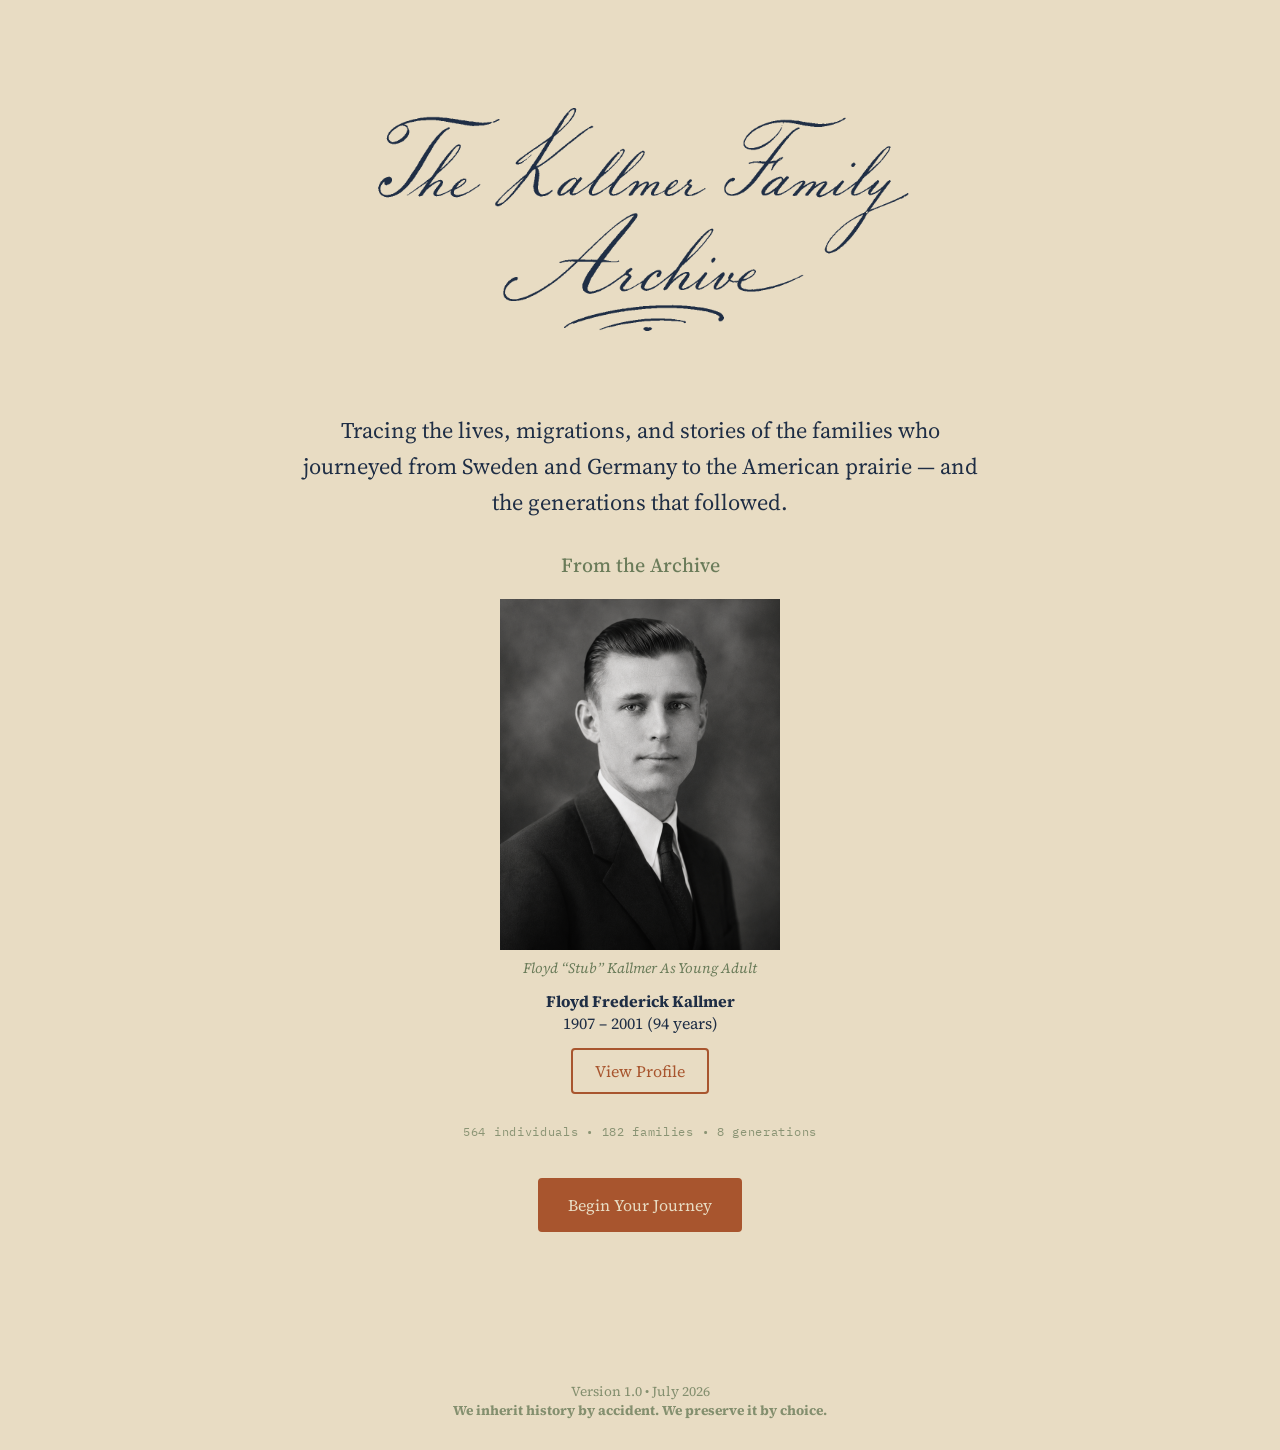
<file: index.html>
<!DOCTYPE html>
<html lang="en">

<head>
    <meta charset="UTF-8">
    <meta name="viewport" content="width=device-width, initial-scale=1.0">
    <title>The Kallmer Family Archive</title>

    <meta
        name="description"
        content="Explore the people, relationships, migrations, photographs, and stories preserved in the Kallmer Family Archive."
    >

    <meta property="og:title" content="The Kallmer Family Archive">
    <meta
        property="og:description"
        content="Explore the people, relationships, migrations, photographs, and stories preserved in the Kallmer Family Archive."
    >
    <meta property="og:type" content="website">
    <meta property="og:url" content="https://ticotexas.github.io/kallmer-family-tree/">
    <meta property="og:image" content="https://ticotexas.github.io/kallmer-family-tree/images/kallmer-archive-logo.png">
    <meta
        property="og:image:alt"
        content="The Kallmer Family Archive"
    >

    <meta name="twitter:card" content="summary_large_image">
    <meta name="twitter:title" content="The Kallmer Family Archive">
    <meta
        name="twitter:description"
        content="Explore the people, relationships, migrations, photographs, and stories preserved in the Kallmer Family Archive."
    >
    <meta name="twitter:image" content="https://ticotexas.github.io/kallmer-family-tree/images/kallmer-archive-logo.png">
    <meta
        name="twitter:image:alt"
        content="The Kallmer Family Archive"
    >

    <link rel="icon" href="favicon.ico" sizes="any">
    <link rel="icon" type="image/png" href="favicon.png">

    <link rel="preconnect" href="https://fonts.googleapis.com">
    <link rel="preconnect" href="https://fonts.gstatic.com" crossorigin>

    <link
        href="https://fonts.googleapis.com/css2?family=Fraunces:wght@400;600&family=IBM+Plex+Mono:wght@400&family=Source+Serif+4:wght@400;500&display=swap"
        rel="stylesheet">

    <link rel="stylesheet" href="css/tokens.css">

    <style>
        body {
            margin: 0;
            background: var(--prairie-wheat);
            color: var(--ledger-ink);
            font-family: "Source Serif 4", serif;
        }

        .hero {
            max-width: 900px;
            margin: 0 auto;
            padding: 30px 30px 70px;
            text-align: center;
        }

        .visually-hidden {
            position: absolute;
            width: 1px;
            height: 1px;
            padding: 0;
            margin: -1px;
            overflow: hidden;
            clip: rect(0, 0, 0, 0);
            white-space: nowrap;
            border: 0;
        }

        h1 {
            font-family: "Fraunces", serif;
            font-size: 4rem;
            margin-bottom: 20px;
        }

        .tagline {
            font-size: 1.4rem;
            line-height: 1.6;
            max-width: 700px;
            margin: 0 auto 30px auto;
        }

        .stats {
            font-family: "IBM Plex Mono", monospace;
            margin-top: 15px;
            margin-bottom: 30px;
            color: var(--prairie-sage);
        }

        .button {
            display: inline-block;
            text-decoration: none;
            padding: 14px 28px;
            border: 2px solid var(--homestead-clay);
            background: var(--homestead-clay);
            color: var(--prairie-wheat);
            border-radius: 4px;
            transition: 0.2s;
        }

        .button:hover {
            background: transparent;
            color: var(--homestead-clay);
        }

        .featured-profile-button {
            display: inline-block;
            margin-top: 14px;
            padding: 10px 22px;
            border: 2px solid var(--homestead-clay);
            color: var(--homestead-clay);
            text-decoration: none;
            border-radius: 4px;
            transition: 0.2s;
        }

        .featured-profile-button:hover {
            background: var(--homestead-clay);
            color: white;
        }

        footer {
            margin-top: 100px;
            text-align: center;
            color: var(--prairie-sage);
            font-size: 0.9rem;
        }

        .archive-logo {
            max-width: 560px;
            width: 100%;
            margin: 0 auto 5px;
        }

        .featured-person-image {
            max-width: 280px;
            margin: 20px auto 12px;
        }

        .featured-exhibit-placeholder {
            width: 180px;
            height: 235px;
            margin: 20px auto 14px;
            display: flex;
            align-items: center;
            justify-content: center;
            border: 1px solid rgba(176, 141, 63, 0.38);
            border-radius: 6px;
            background:
                linear-gradient(
                    135deg,
                    rgba(255, 250, 240, 0.34),
                    rgba(31, 46, 69, 0.035)
                );
            box-shadow:
                inset 0 0 0 6px rgba(255, 250, 240, 0.18),
                inset 0 0 0 25px rgba(255, 255, 255, 0.055);
        }

        .featured-exhibit-placeholder-label {
            color: rgba(107, 124, 90, 0.2);
            font-family: "IBM Plex Mono", monospace;
            font-size: 0.58rem;
            line-height: 1.55;
            letter-spacing: 0.16em;
            text-align: center;
            text-transform: uppercase;
        }

        .archive-loading-label {
            color: var(--prairie-sage);
            font-family: "IBM Plex Mono", monospace;
            font-size: 0.82rem;
            letter-spacing: 0.06em;
        }

        .archive-stats-loading {
            min-height: 2.1em;
            margin-top: 0.75rem;
            font-size: 0.72rem;
            opacity: 0.75;
        }

        .featured-person-image img {
            width: 100%;
            height: auto;
            display: block;
        }

        .featured-person {
            margin-bottom: 30px;
        }

        .featured-person h2 {
            font-size: 1.25rem;
            font-weight: 500;
            margin-bottom: 18px;
            color: var(--prairie-sage);
        }

        .featured-person-caption {
            margin-top: 8px;
            font-size: 0.9rem;
            font-style: italic;
            color: var(--prairie-sage);
        }

        @media (max-width: 700px) {
            .archive-logo {
                max-width: 95%;
            }
        }

        .site-footer {
            margin-top: 80px;
            margin-bottom: 30px;
            text-align: center;
            color: var(--prairie-sage);
            font-size: 0.85rem;
            opacity: 0.8;
        }
    </style>
</head>

<body>

    <main class="hero">

        <h1 class="visually-hidden">The Kallmer Family Archive</h1>

        <img src="images/kallmer-archive-logo.png" alt="The Kallmer Family Archive" class="archive-logo">

        <p class="tagline">
            Tracing the lives, migrations, and stories of the families who journeyed from Sweden and Germany to the
            American prairie — and the generations that followed.
        </p>

        <section class="featured-person" id="featured-person">
            <h2>From the Archive</h2>
            <div id="featured-person-image">
                <div
                    class="featured-exhibit-placeholder"
                    aria-hidden="true"
                >
                    <span class="featured-exhibit-placeholder-label">
                        Featured<br>Exhibit
                    </span>
                </div>
            </div>
            <div
                id="featured-person-content"
                class="archive-loading-label"
                role="status"
                aria-live="polite"
            >
                Preparing Featured Exhibit
            </div>
        </section>

        <div
            class="stats archive-loading-label archive-stats-loading"
            id="archive-stats"
            role="status"
            aria-live="polite"
        >
            Retrieving archival records…
        </div>

        <a href="tree.html" class="button">
            Begin Your Journey
        </a>

    </main>

    <footer class="site-footer">
        <div>Version 1.0 • July 2026</div>
        <div><strong>We inherit history by accident. We preserve it by choice.</strong></div>
    </footer>



    <script src="js/archive-dates.js"></script>

    <script>
        const featuredPersonId = "I0013";

        fetch("public-data/family.json?v=" + Date.now())
            .then(response => response.json())
            .then(data => {
                const peopleCount = data.people.length;
                const familyCount = data.families.length;

                document.getElementById("archive-stats").textContent =
                    `${peopleCount} individuals • ${familyCount} families • 8 generations`;

                const featuredPerson = data.people.find(
                    person => person.id === featuredPersonId
                );

                if (featuredPerson) {
                    const archiveDates = new ArchiveDates();
                    const featuredPersonImage =
                        document.getElementById("featured-person-image");
                    const featuredPersonContent =
                        document.getElementById("featured-person-content");

                    featuredPersonImage.innerHTML = "";
                    featuredPersonContent.classList.remove(
                        "archive-loading-label"
                    );

                    const birthYear = archiveDates.extractYear(featuredPerson.birth);
                    const deathYear = archiveDates.extractYear(featuredPerson.death);

                    const age =
                        birthYear !== null && deathYear !== null
                            ? deathYear - birthYear
                            : null;

                    featuredPersonContent.innerHTML =
                        `<strong>${featuredPerson.name}</strong><br>
                         ${birthYear}${deathYear ? " – " + deathYear : ""}${age ? " (" + age + " years)" : ""}<br>
                         <a class="featured-profile-button" href="tree.html?person=${featuredPerson.id}">View Profile</a>`;

                    fetch("photos/index.json?v=" + Date.now())
                        .then(response => response.json())
                        .then(photoFolders => {
                            const folder = photoFolders[featuredPerson.id];

                            if (!folder) {
                                return;
                            }

                            return fetch(`photos/${folder}/index.json?v=${Date.now()}`)
                                .then(response => response.json())
                                .then(photos => {
                                    const portrait =
                                        photos.find(photo => photo.file === "portrait.png") ||
                                        photos[0];

                                    if (!portrait) {
                                        return;
                                    }

                                    document.getElementById("featured-person-image").innerHTML =
                                        `<div class="featured-person-image">
                                             <img src="photos/${folder}/${portrait.file}"
                                                  alt="${portrait.alt || featuredPerson.name}">
                                             ${portrait.caption ? `<div class="featured-person-caption">${portrait.caption}</div>` : ""}
                                         </div>`;
                                });
                        })
                        .catch(() => {});
                }
            })
            .catch(() => {
                document.getElementById("archive-stats").textContent =
                    "Family archive in progress";
            });
    </script>

</body>

</html>
</file>
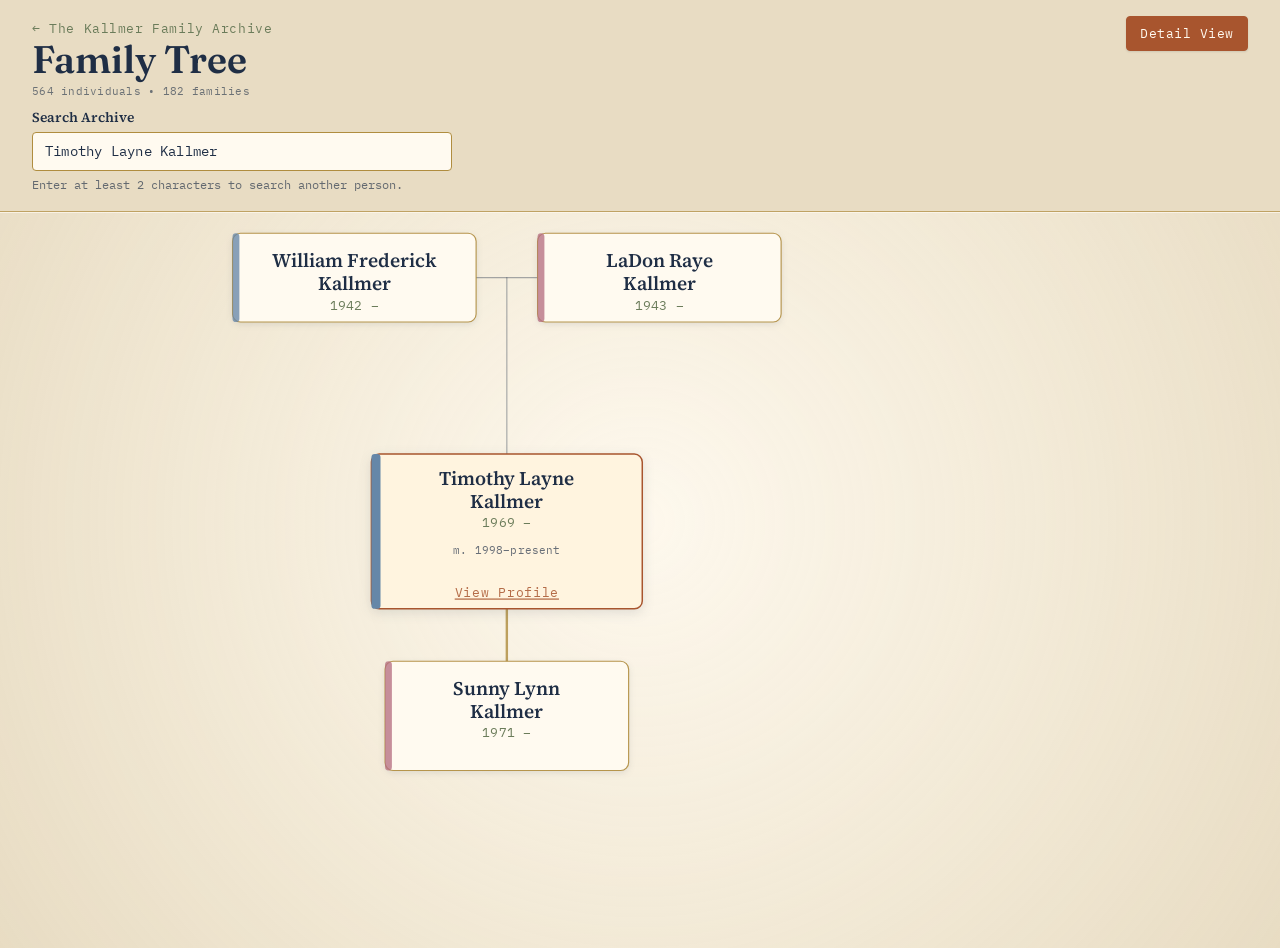
<file: family-tree.html>
<!doctype html>
<html lang="en">

<head>
  <meta charset="UTF-8">
  <meta name="viewport" content="width=device-width, initial-scale=1.0">

  <title>Interactive Family Tree | The Kallmer Family Archive</title>

  <meta
    name="description"
    content="Explore generations of the Kallmer family through an interactive family tree."
  >

  <meta
    property="og:title"
    content="Interactive Family Tree | The Kallmer Family Archive"
  >
  <meta
    property="og:description"
    content="Explore generations of the Kallmer family through an interactive family tree."
  >
  <meta property="og:type" content="website">
  <meta
    property="og:url"
    content="https://ticotexas.github.io/kallmer-family-tree/family-tree.html"
  >
  <meta property="og:image" content="https://ticotexas.github.io/kallmer-family-tree/images/kallmer-archive-logo.png">
  <meta
    property="og:image:alt"
    content="The Kallmer Family Archive"
  >

  <meta name="twitter:card" content="summary_large_image">
  <meta
    name="twitter:title"
    content="Interactive Family Tree | The Kallmer Family Archive"
  >
  <meta
    name="twitter:description"
    content="Explore generations of the Kallmer family through an interactive family tree."
  >
  <meta name="twitter:image" content="https://ticotexas.github.io/kallmer-family-tree/images/kallmer-archive-logo.png">
  <meta
    name="twitter:image:alt"
    content="The Kallmer Family Archive"
  >

  <link rel="icon" href="favicon.ico" sizes="any">
  <link rel="icon" type="image/png" href="favicon.png">

  <link rel="preconnect" href="https://fonts.googleapis.com">
  <link rel="preconnect" href="https://fonts.gstatic.com" crossorigin>
  <link
    href="https://fonts.googleapis.com/css2?family=Fraunces:wght@400;600&family=IBM+Plex+Mono:wght@400&family=Source+Serif+4:wght@400;500;600&display=swap"
    rel="stylesheet">

  <link rel="stylesheet" href="css/tokens.css">
  <link rel="stylesheet" href="css/family-tree.css">
  <link rel="stylesheet" href="css/archive-search.css">
</head>

<body>
  <header class="site-header">
    <div class="header-main">
      <a class="archive-link" href="index.html">
        ← The Kallmer Family Archive
      </a>

      <h1>Family Tree</h1>

      <div id="search-area">
        <label for="person-search" class="search-label">Search Archive</label>

        <div class="search-control">
          <input
            type="text"
            id="person-search"
            aria-describedby="person-search-help"
            placeholder="Search for a person..."
            autocomplete="off"
          >
          <div id="search-results"></div>
        </div>

        <div id="person-search-help" class="search-help">
          Enter at least 2 characters to search another person.
        </div>
      </div>
    </div>

    <a class="pedigree-link" href="tree.html">
      Detail View
    </a>
  </header>

  <main class="tree-page">
    <div class="tree-status" id="tree-status">
      Loading family archive…
    </div>

    <svg id="family-tree" class="family-tree" role="img" aria-labelledby="tree-title tree-description">
      <title id="tree-title">Interactive Kallmer family tree</title>
      <desc id="tree-description">
        A relationship-centered view of the Kallmer family archive.
      </desc>

      <g id="tree-stage"></g>
    </svg>
  </main>

  <script src="js/archive-data.js"></script>
  <script src="js/archive-relationships.js"></script>
  <script src="js/archive-dates.js"></script>
  <script src="js/archive-search.js"></script>
  <script src="js/family-tree.js"></script>
</body>

</html>
</file>
<file: css/tokens.css>
/*
 * Kallmer Family Archive
 * Shared visual design tokens.
 */

:root {
  --ledger-ink: #1f2e45;
  --prairie-wheat: #e8dcc3;
  --homestead-clay: #a8552e;
  --prairie-sage: #6b7c5a;
  --brass: #b08d3f;
  --paper: #fffaf0;
}
</file>
<file: css/family-tree.css>
/* Interactive Family Tree — Phase 4 starting point */

:root {
  --canvas: #f5eddb;

  /* Muted archival gender accents */
  --male-accent: #6687a8;
  --female-accent: #b66f82;
  --neutral-accent: #8b927f;
  --unknown-accent: #aaa38f;
}

* {
  box-sizing: border-box;
}

html,
body {
  width: 100%;
  min-height: 100%;
  margin: 0;
}

body {
  overflow: hidden;
  color: var(--ledger-ink);
  background: var(--prairie-wheat);
  font-family: "Source Serif 4", Georgia, serif;
}

.site-header {
  min-height: 164px;
  padding: 16px 32px 18px;
  display: flex;
  align-items: flex-start;
  justify-content: space-between;
  gap: 24px;
  border-bottom: 1px solid rgba(176, 141, 63, 0.72);
  background: var(--prairie-wheat);
}

.site-header > div {
  min-width: 0;
}

.archive-link {
  display: inline-block;
  margin-bottom: 3px;
  color: var(--prairie-sage);
  font-family: "IBM Plex Mono", monospace;
  font-size: 13px;
  letter-spacing: 0.045em;
  text-decoration: none;
}

.archive-link:hover,
.archive-link:focus-visible {
  color: var(--homestead-clay);
}

.archive-link:hover,
.archive-link:focus-visible {
  color: var(--homestead-clay);
}

.site-header h1 {
  margin: 0;
  color: var(--ledger-ink);
  font-family: "Fraunces", Georgia, serif;
  font-size: clamp(30px, 3vw, 42px);
  font-weight: 600;
  line-height: 1.04;
}

.tree-status,
.header-tree-status {
  margin-top: 4px;
  padding-left: 0;
  color: rgba(31, 46, 69, 0.62);
  font-family: "IBM Plex Mono", monospace;
  font-size: 10.5px;
  letter-spacing: 0.025em;
}

.pedigree-link {
  flex: 0 0 auto;
  padding: 8px 13px;
  border: 1px solid var(--homestead-clay);
  border-radius: 4px;
  background: var(--homestead-clay);
  color: var(--paper);
  font-family: "IBM Plex Mono", monospace;
  font-size: 0.82rem;
  letter-spacing: 0.04em;
  text-decoration: none;
  box-shadow: 0 1px 2px rgba(31, 46, 69, 0.12);
  transition:
    filter 120ms ease,
    transform 120ms ease,
    box-shadow 120ms ease;
}

.pedigree-link:hover,
.pedigree-link:focus-visible {
  color: var(--paper);
  filter: brightness(0.92);
  transform: translateY(-1px);
  box-shadow: 0 3px 7px rgba(31, 46, 69, 0.17);
}

.pedigree-link:focus-visible {
  outline: 2px solid var(--ledger-ink);
  outline-offset: 3px;
}

.tree-page {
  position: relative;
  height: calc(100vh - 164px);
  min-height: 480px;
  padding: 18px 0 0;
  overflow: hidden;
  background:
    radial-gradient(circle at 50% 42%, rgba(255, 250, 240, 0.95), rgba(245, 237, 219, 0.78) 56%, rgba(232, 220, 195, 0.94) 100%);
  border-top: 1px solid rgba(255, 250, 240, 0.74);
}

.family-tree {
  display: block;
  width: 100%;
  height: 100%;
  overflow: visible;
  touch-action: none;
  user-select: none;
}

#tree-stage {
  opacity: 1;
  transition: opacity 170ms ease;
}

#tree-stage.tree-stage-exiting,
#tree-stage.tree-stage-entering {
  opacity: 0.38;
}

.person-card-group {
  cursor: pointer;
  outline: none;
}

.person-card {
  fill: var(--paper);
  stroke: rgba(176, 141, 63, 0.92);
  stroke-width: 1;
  filter: drop-shadow(0 2px 3px rgba(31, 46, 69, 0.10));
  transition:
    fill 150ms ease,
    stroke 150ms ease,
    filter 150ms ease;
}

.person-card-group:hover .person-card,
.person-card-group:focus .person-card {
  fill: #fff4df;
  stroke: var(--homestead-clay);
  filter: drop-shadow(0 4px 7px rgba(31, 46, 69, 0.15));
}

.selected-person-card {
  fill: #fff4df;
  stroke: var(--homestead-clay);
  stroke-width: 1.3;
  filter: drop-shadow(0 3px 5px rgba(31, 46, 69, 0.12));
}

.person-card-accent {
  opacity: 0.78;
}

.male-person-accent {
  fill: var(--male-accent);
}

.female-person-accent {
  fill: var(--female-accent);
}

.neutral-person-accent {
  fill: var(--neutral-accent);
}

.selected-person-accent {
  opacity: 1;
}

.person-name {
  fill: var(--ledger-ink);
  font-family: "Source Serif 4", Georgia, serif;
  font-size: 17px;
  font-weight: 600;
  line-height: 1.15;
  text-anchor: middle;
}

.long-person-name {
  font-size: 15.5px;
}

.person-dates {
  fill: var(--prairie-sage);
  font-family: "IBM Plex Mono", monospace;
  font-size: 11.5px;
  font-weight: 400;
  letter-spacing: 0.02em;
  text-anchor: middle;
}

.person-relationship {
  fill: rgba(31, 46, 69, 0.68);
  font-family: "IBM Plex Mono", monospace;
  font-size: 9.5px;
  font-weight: 400;
  letter-spacing: 0.015em;
  text-anchor: middle;
}

.person-role,
.person-id {
  display: none;
}

.profile-link-hitbox {
  fill: transparent;
}

.profile-link-text {
  fill: rgba(168, 85, 46, 0.86);
  font-family: "IBM Plex Mono", monospace;
  font-size: 11px;
  letter-spacing: 0.055em;
  text-anchor: middle;
  text-decoration: underline;
  text-underline-offset: 2px;
}

.profile-link:hover .profile-link-text,
.profile-link:focus .profile-link-text {
  fill: var(--homestead-clay);
}

.relationship-line {
  fill: none;
  stroke: rgba(31, 46, 69, 0.39);
  stroke-width: 1.15;
  stroke-linecap: round;
  stroke-linejoin: round;
  vector-effect: non-scaling-stroke;
}

.marriage-line {
  stroke: rgba(176, 141, 63, 0.82);
  stroke-width: 2.4;
}

.divorce-marker {
  pointer-events: none;
  stroke: rgba(176, 141, 63, 0.96);
  stroke-linecap: round;
  stroke-width: 1.8;
}

.divorce-marker line {
  vector-effect: non-scaling-stroke;
}

.placeholder-card-group {
  cursor: default;
  pointer-events: none;
}

.unknown-person-card {
  fill: rgba(255, 250, 240, 0.48);
  stroke: rgba(107, 124, 90, 0.48);
  stroke-width: 1;
  stroke-dasharray: 6 5;
  filter: none;
}

.unknown-person-accent {
  fill: var(--unknown-accent);
  opacity: 0.36;
}

.unknown-person-name {
  fill: rgba(31, 46, 69, 0.58);
  font-style: italic;
  font-weight: 500;
}

.unknown-person-dates {
  fill: rgba(107, 124, 90, 0.68);
  font-size: 9.5px;
  letter-spacing: 0.025em;
}

.error-message {
  fill: var(--homestead-clay);
  font-family: "Source Serif 4", Georgia, serif;
  font-size: 20px;
  text-anchor: middle;
}

@media (max-width: 760px) {
  body {
    overflow: auto;
  }

  .site-header {
    min-height: 106px;
    padding: 10px 12px;
  }

  .site-header h1 {
    font-size: 27px;
  }

  .pedigree-link {
    padding: 8px 10px;
    font-size: 12px;
  }

  .tree-page {
    height: calc(100vh - 106px);
    min-height: 520px;
    padding: 8px 0 96px;
    overflow: auto;
    overscroll-behavior: contain;
  }

  .family-tree {
    max-width: none;
    max-height: none;
    cursor: grab;
  }

  .family-tree.family-tree-panning {
    cursor: grabbing;
  }
}

@media (prefers-reduced-motion: reduce) {
  #tree-stage,
  .person-card {
    transition: none;
  }
}
</file>
<file: css/archive-search.css>
/*
 * Shared Archive Search Styles
 *
 * Page-level styles may override the accent variables to preserve
 * the visual language of each archive view.
 */

#search-area {
  width: min(420px, calc(100vw - 160px));
  max-width: 420px;
  margin-top: 10px;
}

.search-label {
  display: block;
  margin-bottom: 5px;
  color: var(--archive-search-accent, var(--ledger-ink));
  font-family: "Source Serif 4", Georgia, serif;
  font-size: 0.86rem;
  font-weight: 600;
}

.search-control {
  position: relative;
}

.search-help {
  margin-top: 6px;
  color: rgba(31, 46, 69, 0.66);
  font-family: "IBM Plex Mono", monospace;
  font-size: 0.72rem;
  line-height: 1.4;
}

#person-search {
  box-sizing: border-box;
  width: 100%;
  height: 39px;
  padding: 9px 12px;
  border: 1px solid var(--brass);
  border-radius: 4px;
  background: var(--paper);
  color: var(--ledger-ink);
  font-family: "IBM Plex Mono", monospace;
  font-size: 0.88rem;
  letter-spacing: 0.015em;
}

#person-search:focus {
  border-color: var(--archive-search-accent, var(--male-accent));
  outline: 2px solid var(--archive-search-accent, var(--male-accent));
  outline-offset: 2px;
}

#search-results {
  display: none;
  position: absolute;
  z-index: 20;
  top: calc(100% + 6px);
  right: 0;
  left: 0;
  max-height: 280px;
  overflow-y: auto;
  border: 1px solid var(--brass);
  border-radius: 4px;
  background: var(--paper);
  box-shadow: 0 8px 22px rgba(31, 46, 69, 0.18);
}

.search-result {
  display: block;
  width: 100%;
  padding: 10px 12px;
  border: 0;
  border-bottom: 1px solid rgba(176, 141, 63, 0.35);
  background: none;
  color: var(--ledger-ink);
  font-family: "Source Serif 4", Georgia, serif;
  text-align: left;
  cursor: pointer;
}

.search-result:last-child {
  border-bottom: 0;
}

.search-result:hover,
.search-result:focus,
.search-result:focus-visible {
  background: var(
    --archive-search-hover-background,
    rgba(102, 135, 168, 0.09)
  );
  color: var(--archive-search-accent, var(--male-accent));
  outline: none;
}

.search-result-name {
  display: block;
  font-weight: 600;
}

.search-result-dates,
.search-empty {
  display: block;
  margin-top: 2px;
  color: rgba(31, 46, 69, 0.66);
  font-family: "IBM Plex Mono", monospace;
  font-size: 0.76rem;
}

.search-empty {
  padding: 11px 12px;
}
</file>
